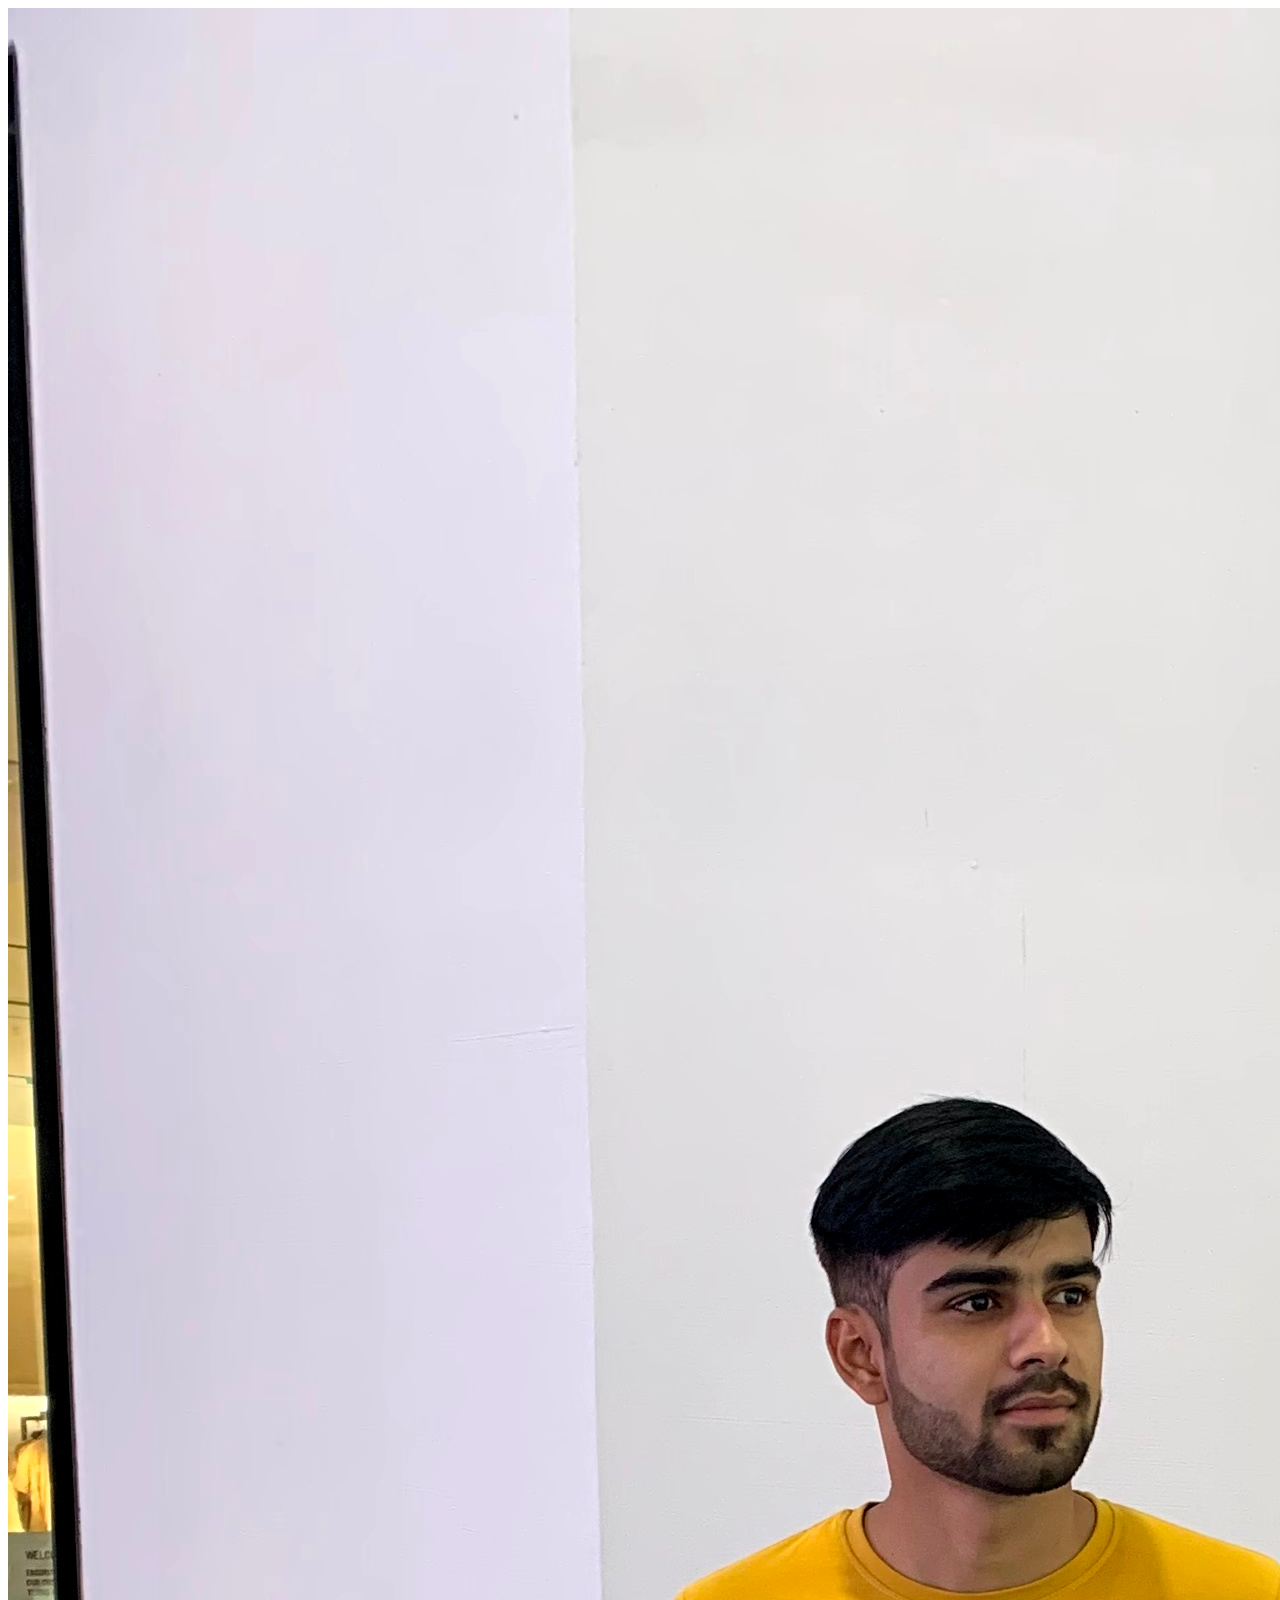
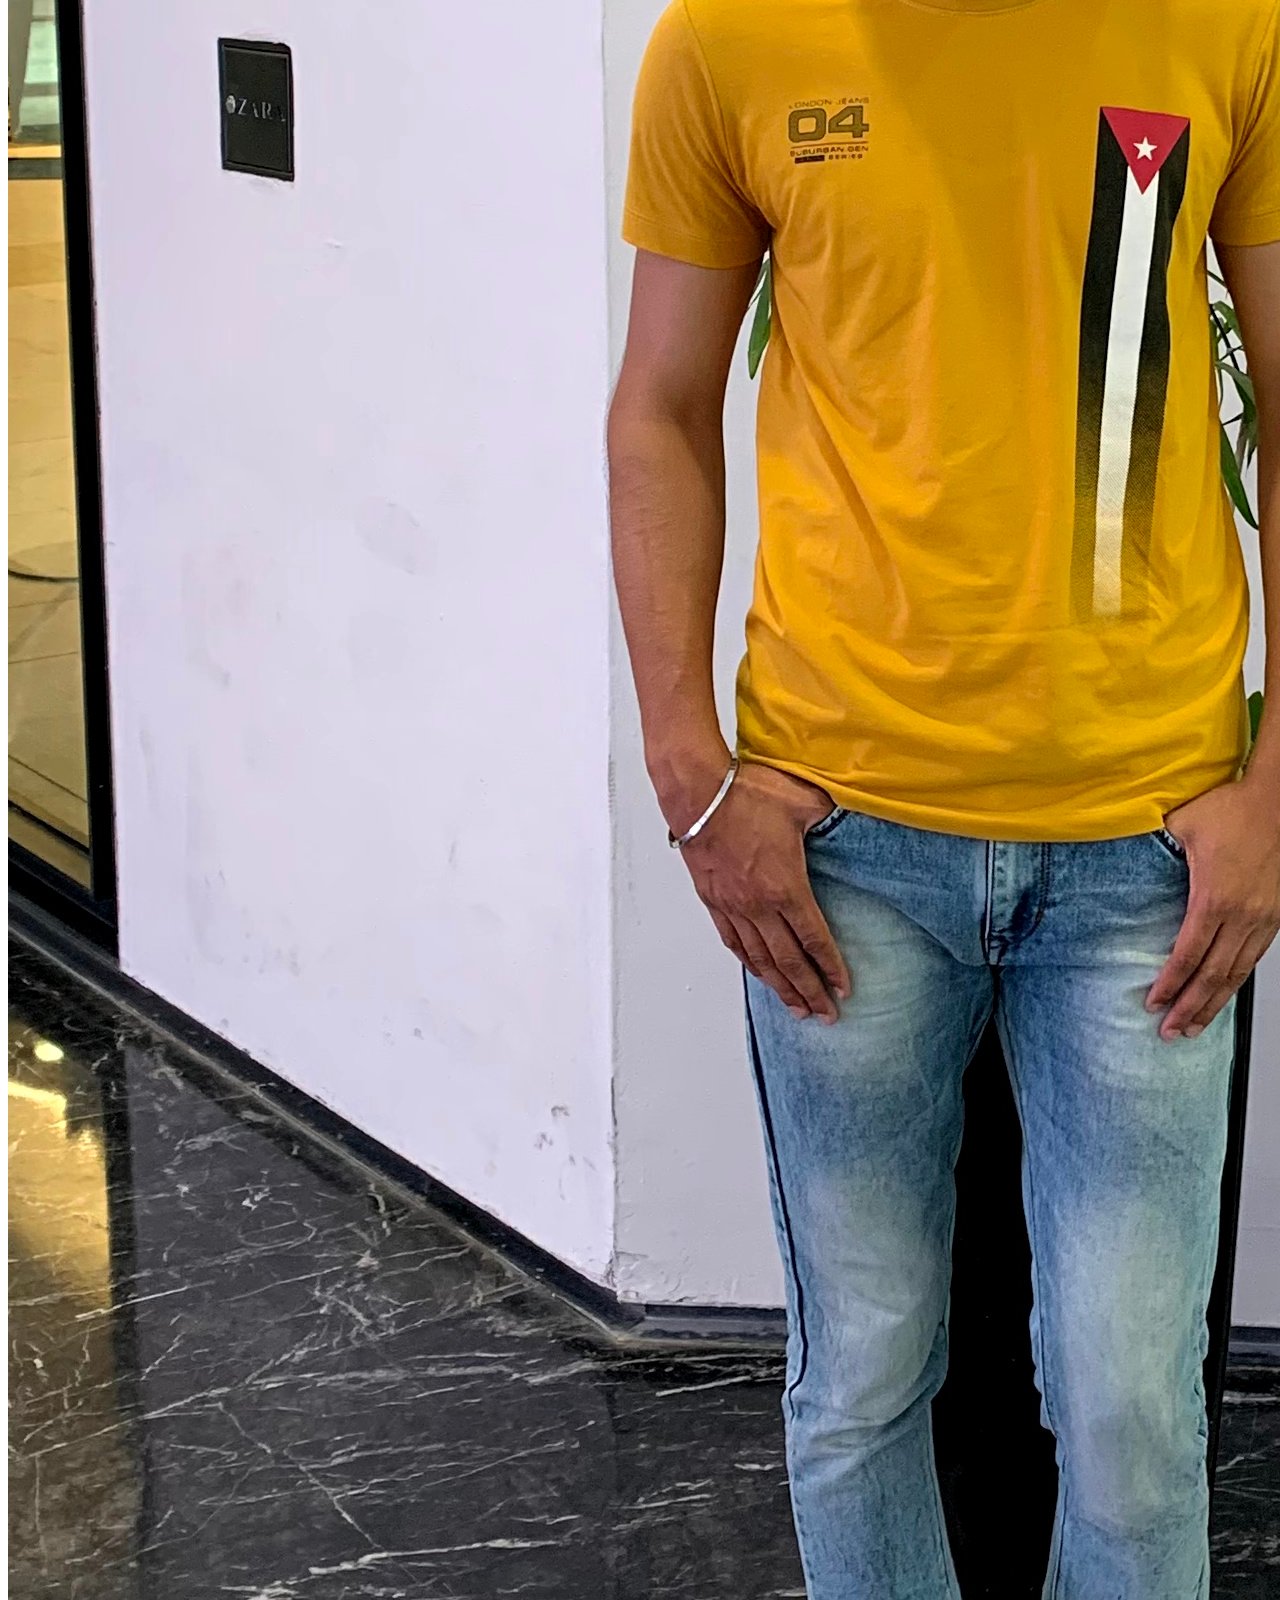
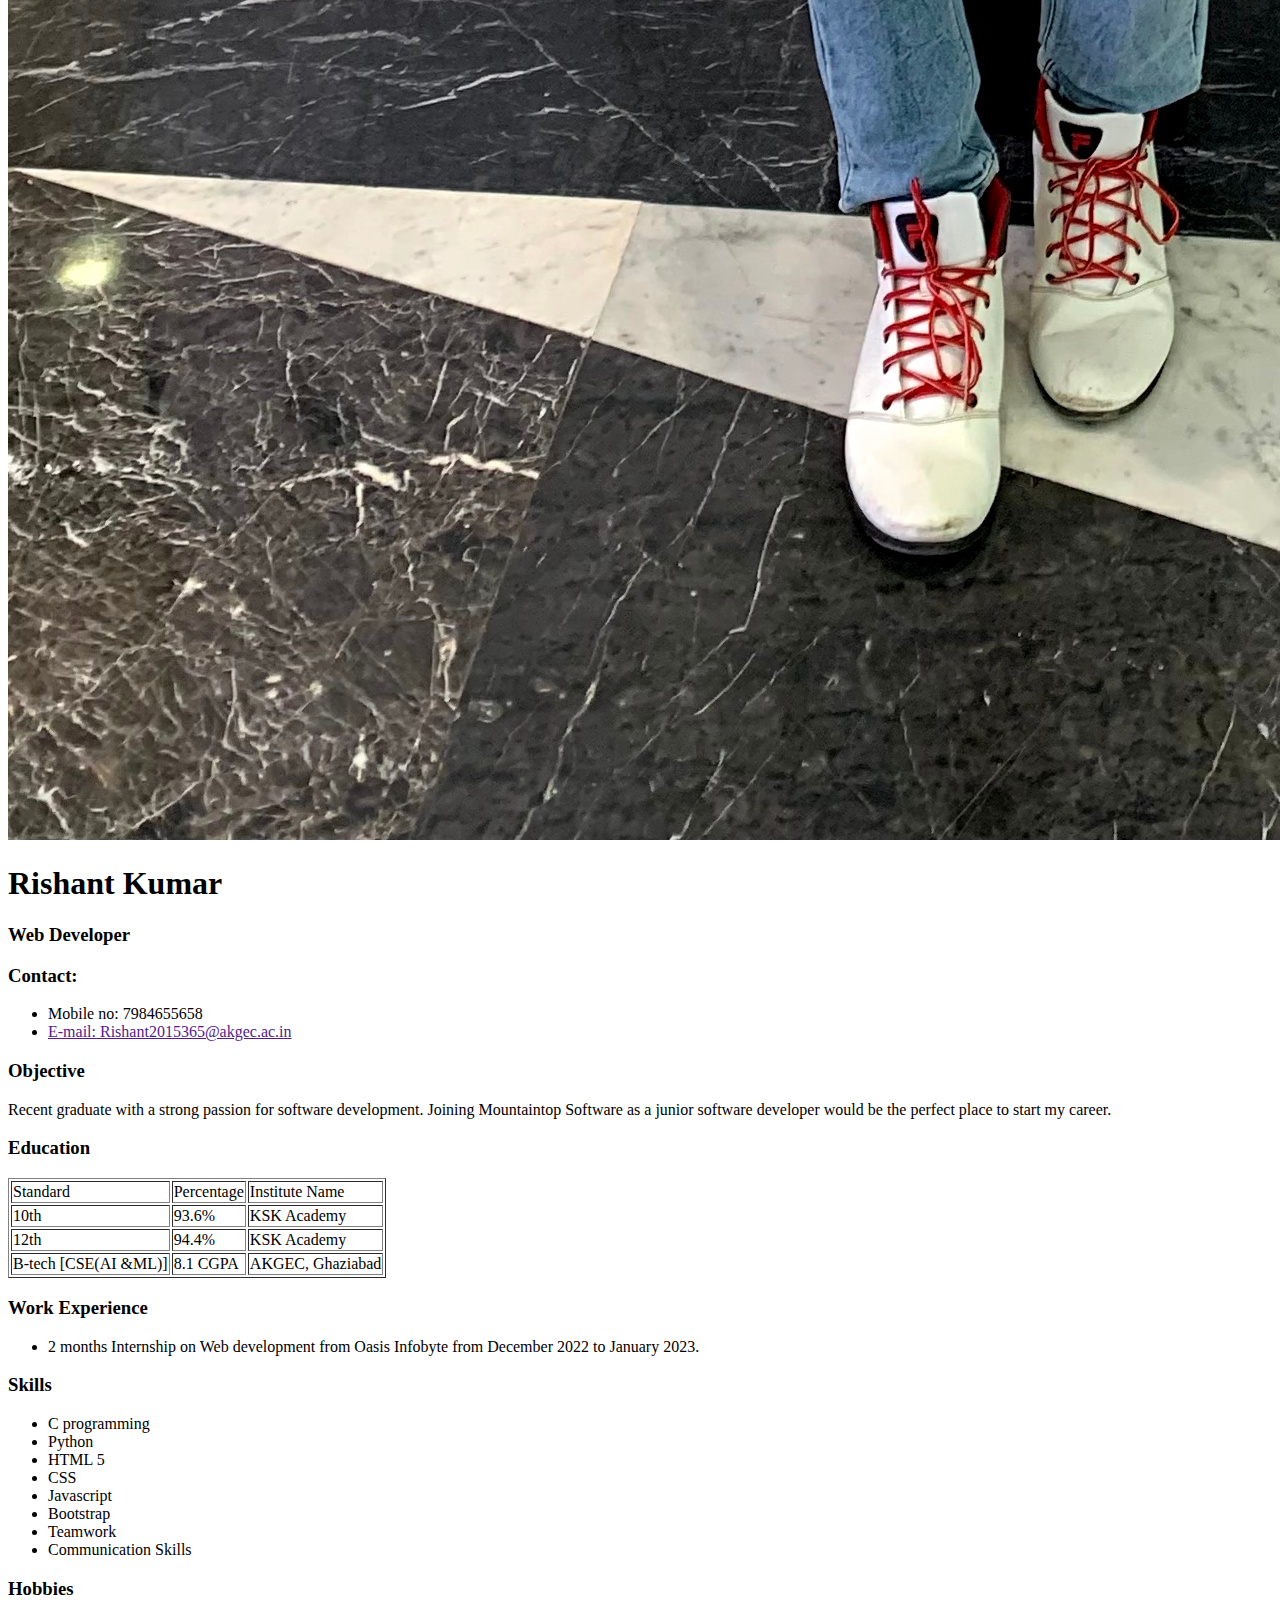
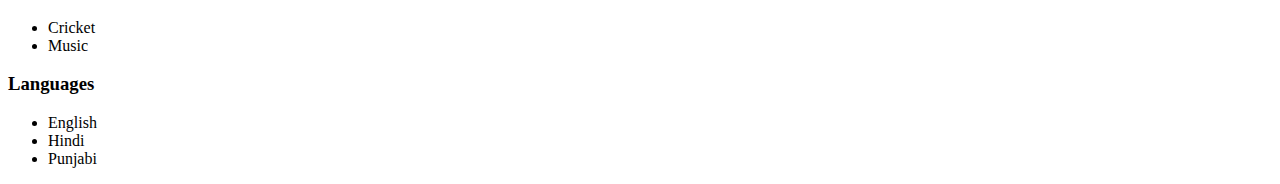
<file: index.html>
<!DOCTYPE html>
<html lang="en">
<head>
    <title>Rishant's Resume</title>
    <meta charset="UTF-8">
    <meta http-equiv="X-UA-Compatible" content="IE=edge">
    <meta name="viewport" content="width=device-width, initial-scale=1.0">
    <title>Document</title>
    <link rel="stylesheet" href="C:\Users\risha\OneDrive\Documents\DSA With JS\styles.css">
</head>
<body>
    <!-- <h1>Rishant Kumar</h1> -->
    <img src="rishant.jpg.jpg">
    <h1>Rishant Kumar</h1>
    <h3>Web Developer</h3>
    <h3>Contact:</h3>
    <ul><li>
        Mobile no: 7984655658
    </li><li> <a href="">E-mail: Rishant2015365@akgec.ac.in</a> </li>
</ul>
<h3>Objective</h3>
    <p class="Para">Recent graduate with a strong passion for software development. Joining Mountaintop Software as a junior software developer would be the perfect place to start my career.</p>
    <h3>Education</h3>
    <table border="1px">
        <tr><td>Standard</td>
            <td>Percentage</td>
             <td>Institute Name</td></tr>
            
    <tr><td>10th</td>
    <td>93.6%</td>
<td>KSK Academy</td></tr>
<tr><td>12th</td>
<td>94.4%</td>
<td>KSK Academy</td></tr>
<tr><td>B-tech [CSE(AI &ML)] </td>
<td>8.1 CGPA</td>
<td>AKGEC, Ghaziabad</td></tr>
    </table>
    <h3>Work Experience</h3>
    <ul><li>2 months Internship on Web development from Oasis Infobyte from December 2022 to January 2023. </li></ul>
    
    <h3>Skills</h3>
    <ul>
        <li>C programming</li>
        <li>Python</li>
        <li>HTML 5</li>
        <li>CSS</li>
        <li>Javascript</li>
        <li>Bootstrap</li>
        <li>Teamwork</li>
        <li>Communication Skills</li>
        </ul>
        <h3>Hobbies</h3>
        <ul>
            <li>Cricket</li>
            <li>Music</li>
        </ul>
        <h3>Languages</h3>
        <ul><li>English</li>
        <li>Hindi</li>
    <li>Punjabi</li></ul>



   
   
</body>
</html>
</file>
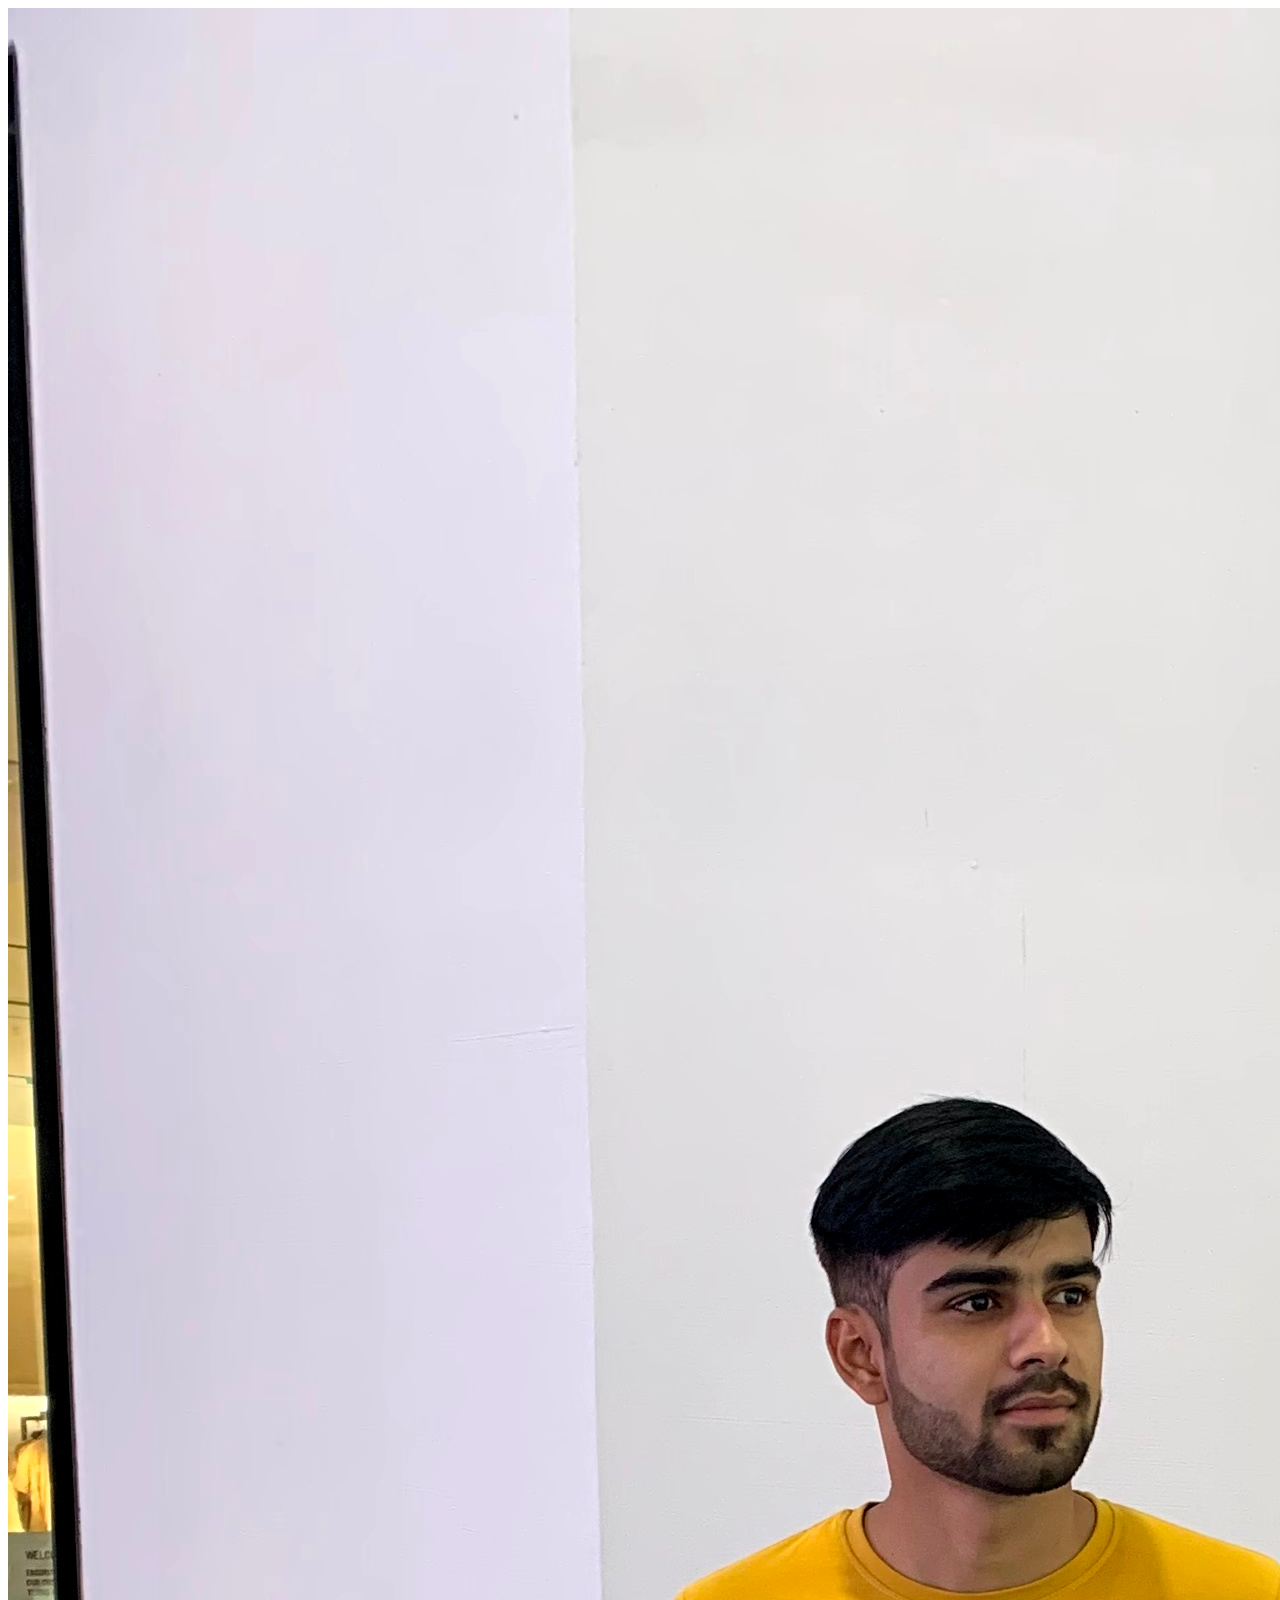
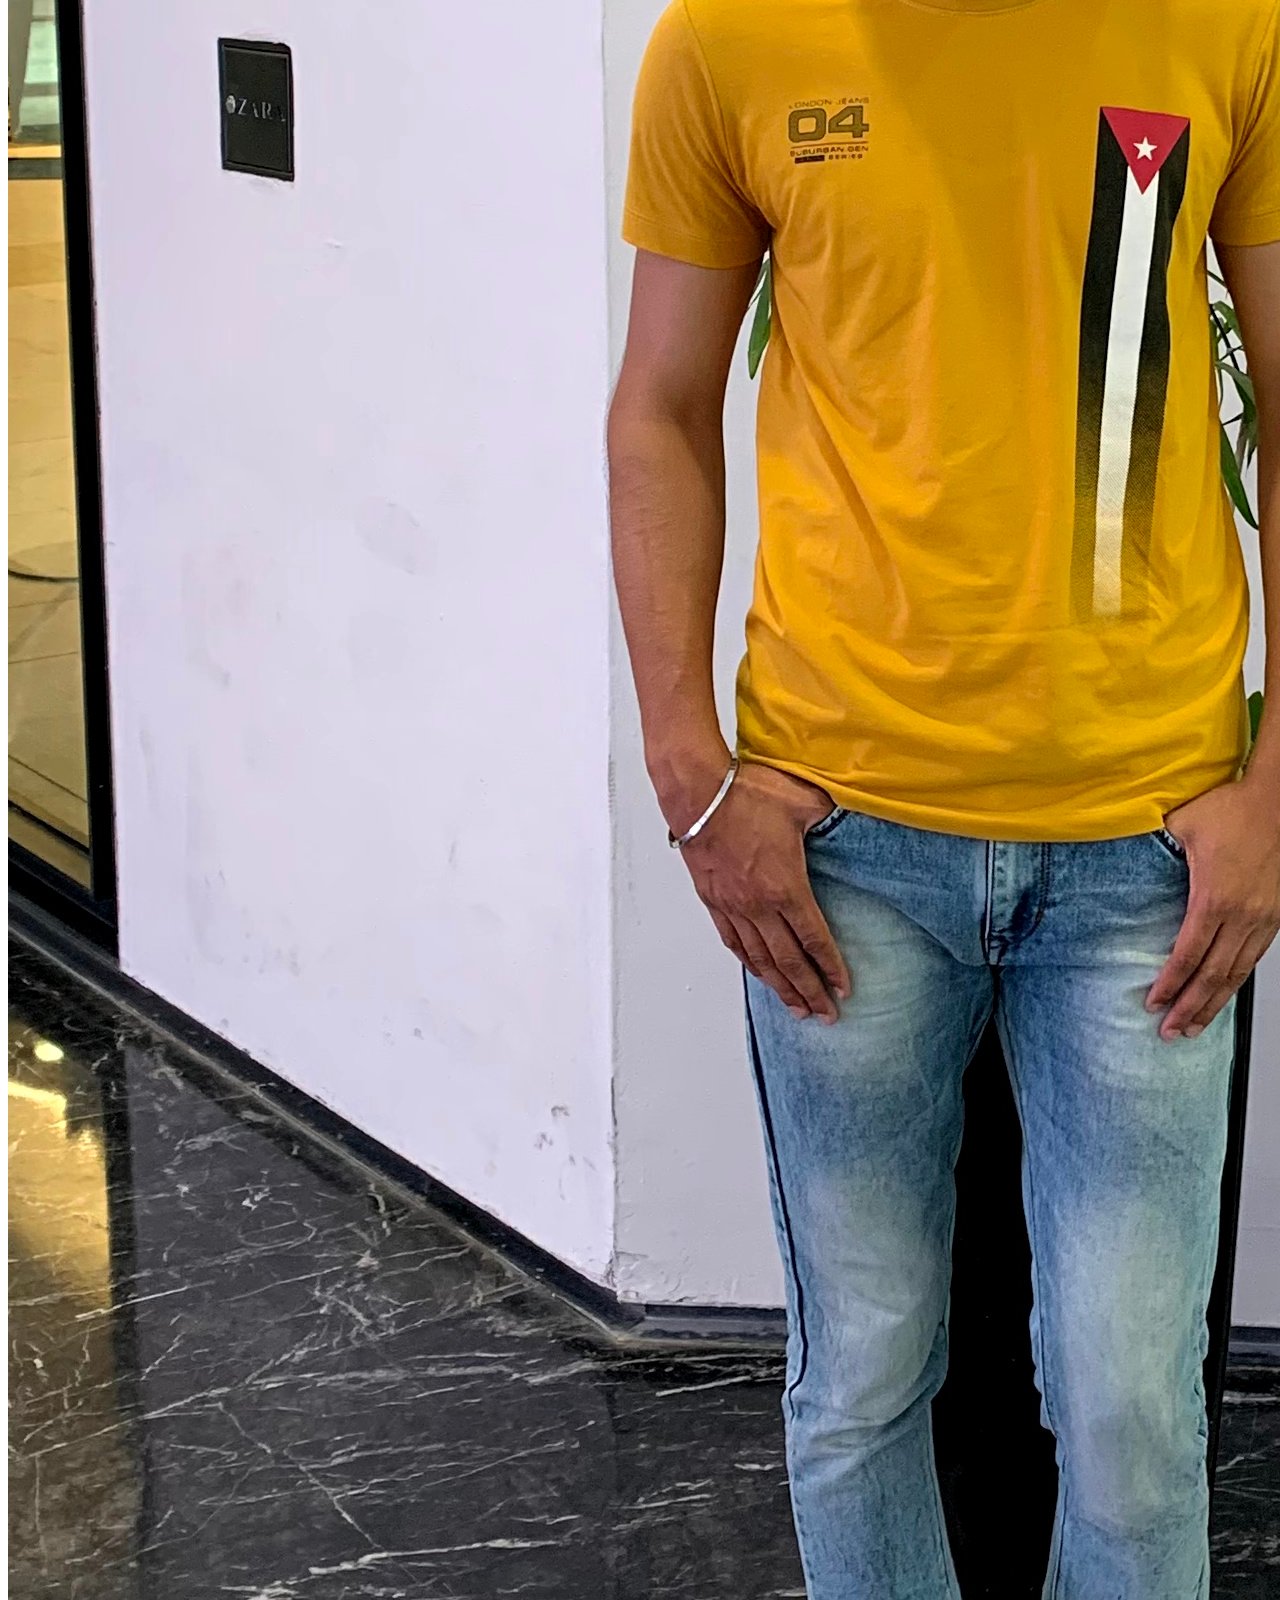
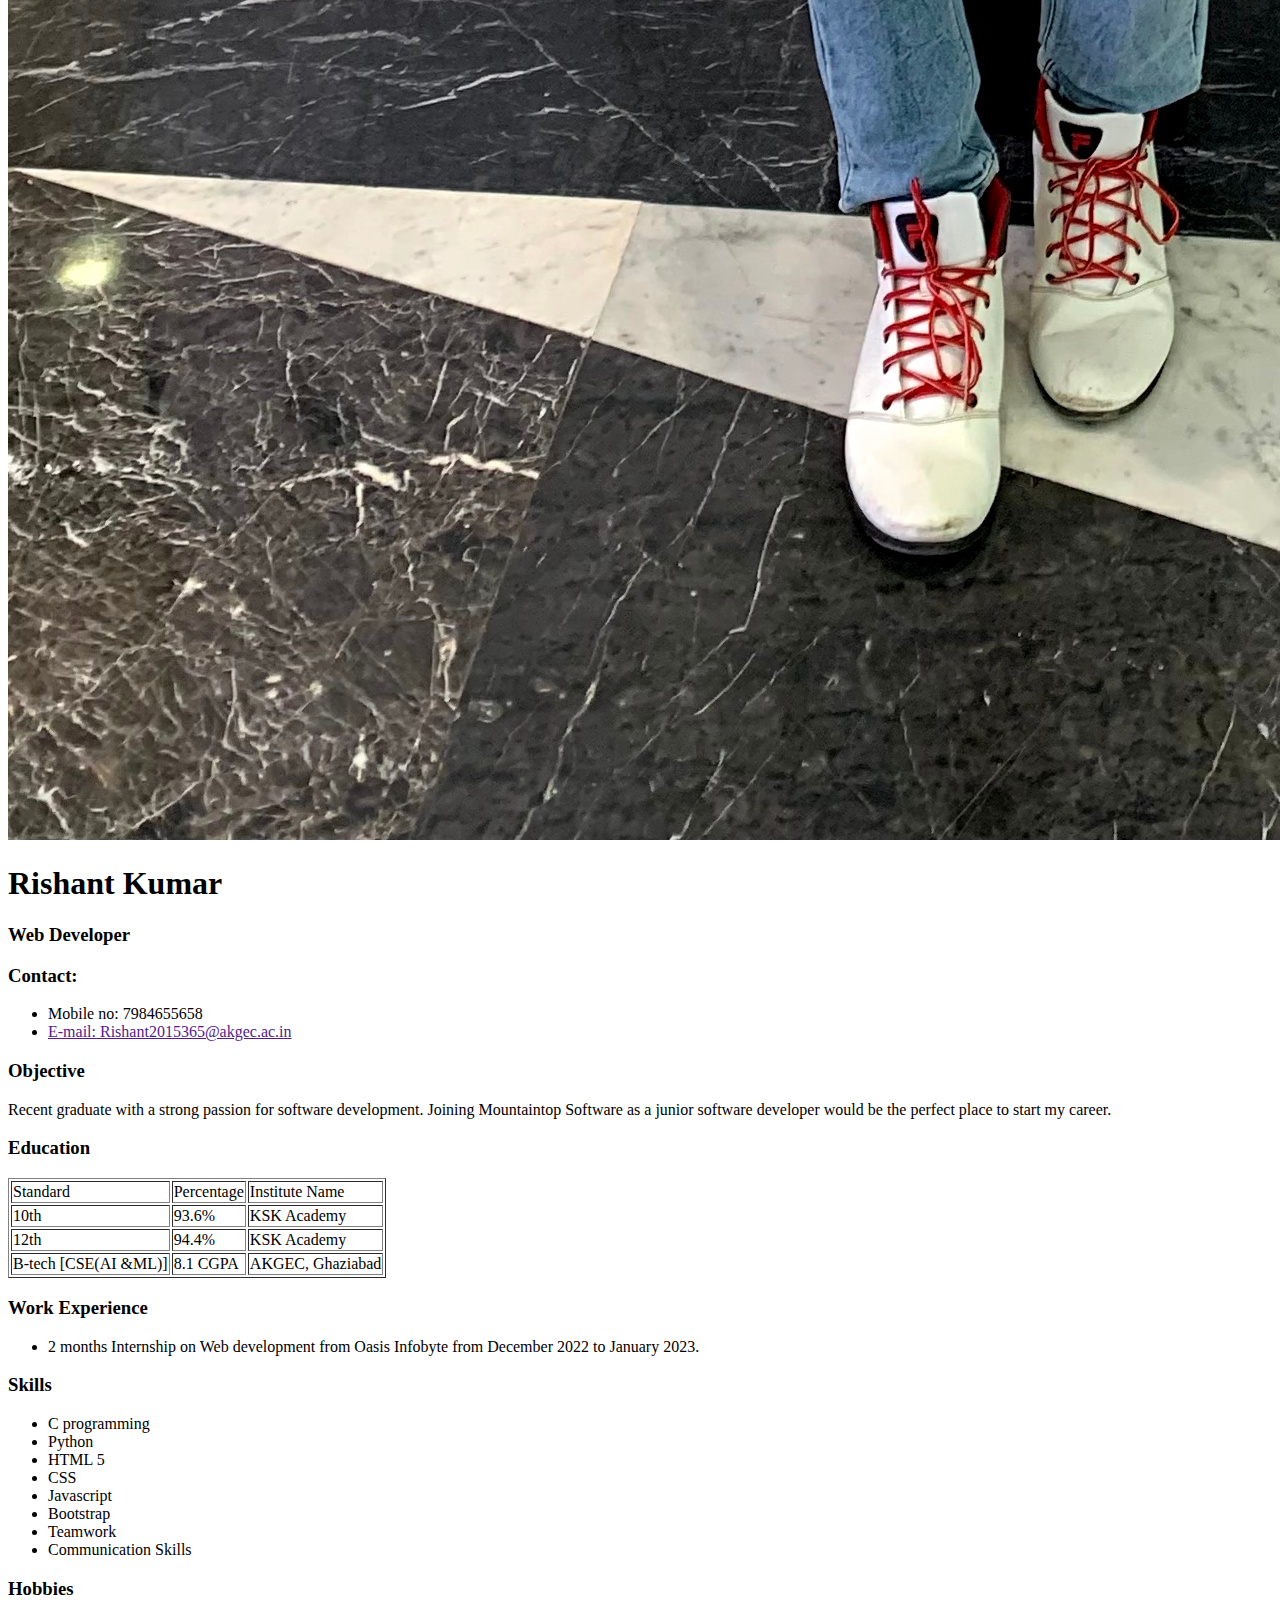
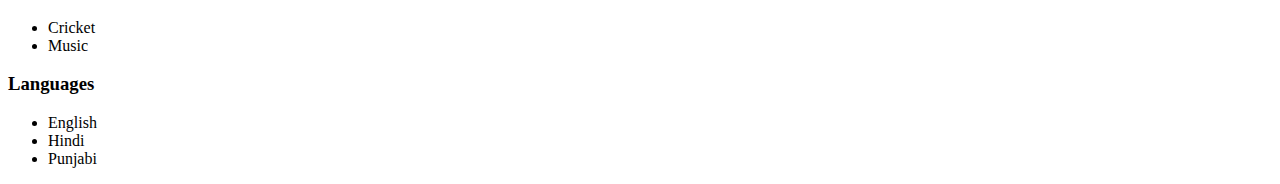
<file: resume.html>
<!DOCTYPE html>
<html lang="en">
<head>
    <title>Rishant's Resume</title>
    <meta charset="UTF-8">
    <meta http-equiv="X-UA-Compatible" content="IE=edge">
    <meta name="viewport" content="width=device-width, initial-scale=1.0">
    <title>Document</title>
    <link rel="stylesheet" href="C:\Users\risha\OneDrive\Documents\DSA With JS\styles.css">
</head>
<body>
    <!-- <h1>Rishant Kumar</h1> -->
    <img src="rishant.jpg.jpg">
    <h1>Rishant Kumar</h1>
    <h3>Web Developer</h3>
    <h3>Contact:</h3>
    <ul><li>
        Mobile no: 7984655658
    </li><li> <a href="">E-mail: Rishant2015365@akgec.ac.in</a> </li>
</ul>
<h3>Objective</h3>
    <p class="Para">Recent graduate with a strong passion for software development. Joining Mountaintop Software as a junior software developer would be the perfect place to start my career.</p>
    <h3>Education</h3>
    <table border="1px">
        <tr><td>Standard</td>
            <td>Percentage</td>
             <td>Institute Name</td></tr>
            
    <tr><td>10th</td>
    <td>93.6%</td>
<td>KSK Academy</td></tr>
<tr><td>12th</td>
<td>94.4%</td>
<td>KSK Academy</td></tr>
<tr><td>B-tech [CSE(AI &ML)] </td>
<td>8.1 CGPA</td>
<td>AKGEC, Ghaziabad</td></tr>
    </table>
    <h3>Work Experience</h3>
    <ul><li>2 months Internship on Web development from Oasis Infobyte from December 2022 to January 2023. </li></ul>
    
    <h3>Skills</h3>
    <ul>
        <li>C programming</li>
        <li>Python</li>
        <li>HTML 5</li>
        <li>CSS</li>
        <li>Javascript</li>
        <li>Bootstrap</li>
        <li>Teamwork</li>
        <li>Communication Skills</li>
        </ul>
        <h3>Hobbies</h3>
        <ul>
            <li>Cricket</li>
            <li>Music</li>
        </ul>
        <h3>Languages</h3>
        <ul><li>English</li>
        <li>Hindi</li>
    <li>Punjabi</li></ul>



   
   
</body>
</html>
</file>
